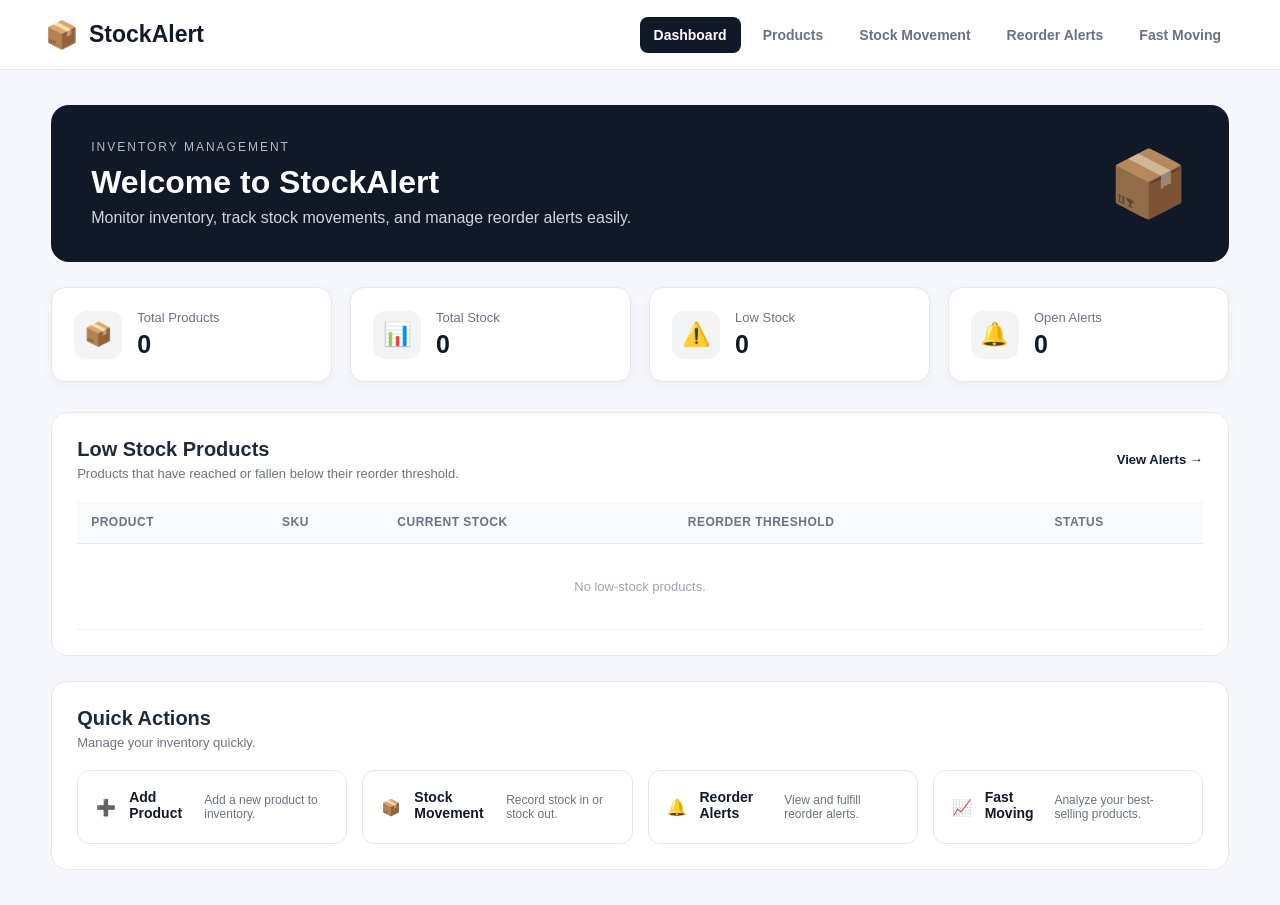
<file: src/main/resources/static/index.html>
<!DOCTYPE html>
<html lang="en">

<head>
    <meta charset="UTF-8">
    <meta name="viewport" content="width=device-width, initial-scale=1.0">

    <title>StockAlert - Dashboard</title>

    <link rel="stylesheet" href="style.css">
</head>

<body>

<header class="topbar">

    <div class="logo">
        <span>📦</span>
        StockAlert
    </div>

    <nav>

        <a href="index.html" class="active">
            Dashboard
        </a>

        <a href="products.html">
            Products
        </a>

        <a href="stock.html">
            Stock Movement
        </a>

        <a href="alerts.html">
            Reorder Alerts
        </a>

        <a href="fast-moving.html">
            Fast Moving
        </a>

    </nav>

</header>


<main class="container">

    <!-- Welcome Section -->

    <section class="welcome">

        <div>

            <div class="small-title">
                INVENTORY MANAGEMENT
            </div>

            <h1>
                Welcome to StockAlert
            </h1>

            <p>
                Monitor inventory, track stock movements,
                and manage reorder alerts easily.
            </p>

        </div>

        <div class="dashboard-icon">
            📦
        </div>

    </section>


    <!-- Statistics -->

    <section class="stats">


        <!-- Total Products -->

        <div class="stat-card">

            <div class="stat-icon">
                📦
            </div>

            <div>

                <p>
                    Total Products
                </p>

                <h2 id="totalProducts">
                    0
                </h2>

            </div>

        </div>


        <!-- Total Stock -->

        <div class="stat-card">

            <div class="stat-icon">
                📊
            </div>

            <div>

                <p>
                    Total Stock
                </p>

                <h2 id="totalStock">
                    0
                </h2>

            </div>

        </div>


        <!-- Low Stock -->

        <div class="stat-card">

            <div class="stat-icon">
                ⚠️
            </div>

            <div>

                <p>
                    Low Stock
                </p>

                <h2 id="lowStockCount">
                    0
                </h2>

            </div>

        </div>


        <!-- Open Alerts -->

        <div class="stat-card">

            <div class="stat-icon">
                🔔
            </div>

            <div>

                <p>
                    Open Alerts
                </p>

                <h2 id="alertCount">
                    0
                </h2>

            </div>

        </div>

    </section>


    <!-- Low Stock Products -->

    <section class="section">

        <div class="section-header">

            <div>

                <h2>
                    Low Stock Products
                </h2>

                <p>
                    Products that have reached or fallen below
                    their reorder threshold.
                </p>

            </div>

            <a
                href="alerts.html"
                class="view-link">

                View Alerts →

            </a>

        </div>


        <div class="table-container">

            <table class="table">

                <thead>

                    <tr>

                        <th>
                            Product
                        </th>

                        <th>
                            SKU
                        </th>

                        <th>
                            Current Stock
                        </th>

                        <th>
                            Reorder Threshold
                        </th>

                        <th>
                            Status
                        </th>

                    </tr>

                </thead>


                <tbody id="lowStockTable">

                    <tr>

                        <td
                            colspan="5"
                            class="empty">

                            Loading...

                        </td>

                    </tr>

                </tbody>

            </table>

        </div>

    </section>


    <!-- Quick Actions -->

    <section class="section">

        <div class="section-header">

            <div>

                <h2>
                    Quick Actions
                </h2>

                <p>
                    Manage your inventory quickly.
                </p>

            </div>

        </div>


        <div class="quick-actions">


            <a
                href="products.html"
                class="action-card">

                <div>
                    ➕
                </div>

                <h3>
                    Add Product
                </h3>

                <p>
                    Add a new product to inventory.
                </p>

            </a>


            <a
                href="stock.html"
                class="action-card">

                <div>
                    📦
                </div>

                <h3>
                    Stock Movement
                </h3>

                <p>
                    Record stock in or stock out.
                </p>

            </a>


            <a
                href="alerts.html"
                class="action-card">

                <div>
                    🔔
                </div>

                <h3>
                    Reorder Alerts
                </h3>

                <p>
                    View and fulfill reorder alerts.
                </p>

            </a>


            <a
                href="fast-moving.html"
                class="action-card">

                <div>
                    📈
                </div>

                <h3>
                    Fast Moving
                </h3>

                <p>
                    Analyze your best-selling products.
                </p>

            </a>


        </div>

    </section>

</main>


<script src="script.js"></script>

</body>

</html>
</file>
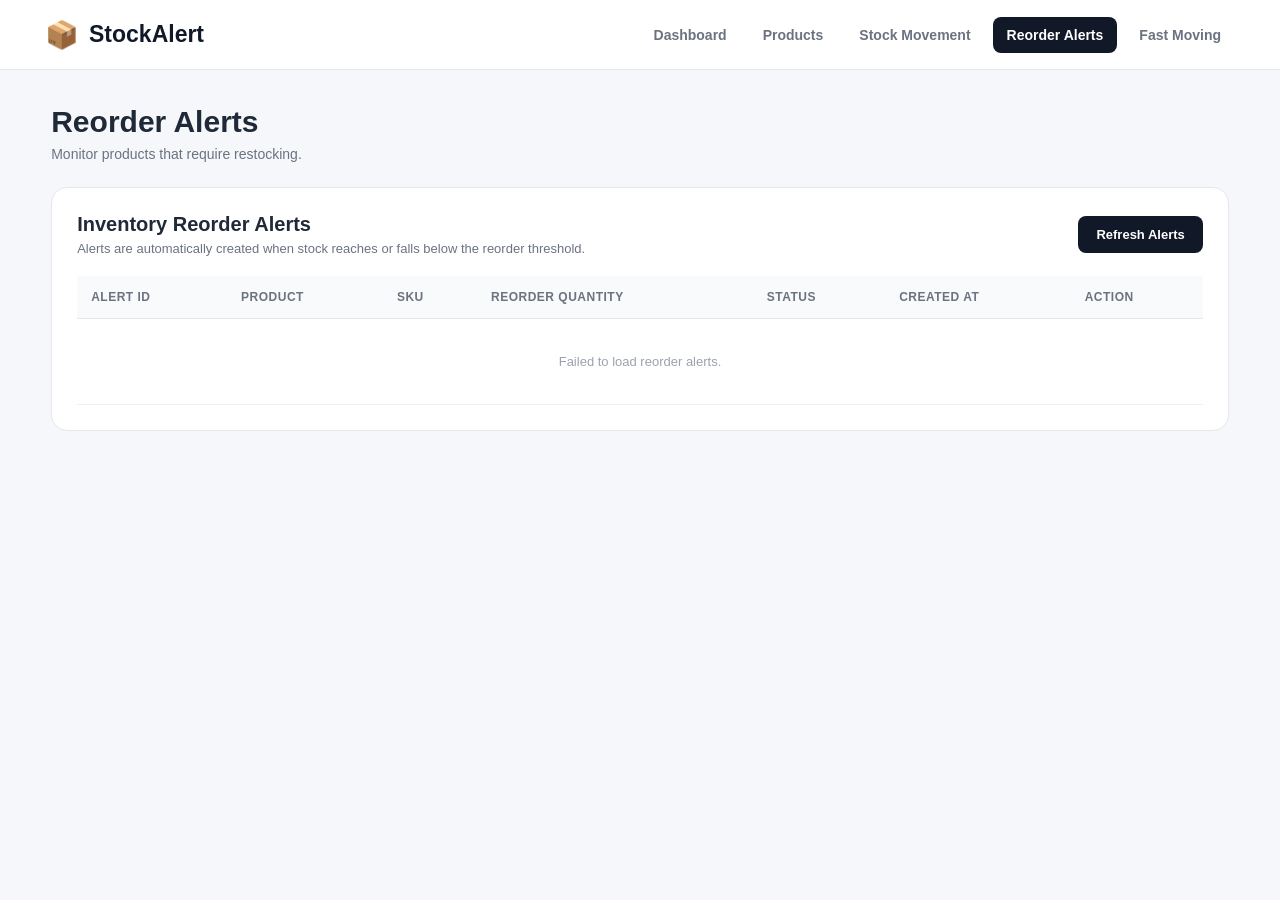
<file: src/main/resources/static/alerts.html>
<!DOCTYPE html>
<html lang="en">

<head>
    <meta charset="UTF-8">
    <meta name="viewport" content="width=device-width, initial-scale=1.0">

    <title>StockAlert - Reorder Alerts</title>

    <link rel="stylesheet" href="style.css">
</head>

<body>

<header class="topbar">

    <div class="logo">
        <span>📦</span>
        StockAlert
    </div>

    <nav>

        <a href="index.html">
            Dashboard
        </a>

        <a href="products.html">
            Products
        </a>

        <a href="stock.html">
            Stock Movement
        </a>

        <a href="alerts.html" class="active">
            Reorder Alerts
        </a>

        <a href="fast-moving.html">
            Fast Moving
        </a>

    </nav>

</header>


<main class="container">

    <section class="page-title">

        <h1>
            Reorder Alerts
        </h1>

        <p>
            Monitor products that require restocking.
        </p>

    </section>


    <section class="section">

        <div class="section-header">

            <div>

                <h2>
                    Inventory Reorder Alerts
                </h2>

                <p>
                    Alerts are automatically created when
                    stock reaches or falls below the reorder threshold.
                </p>

            </div>

            <button
                type="button"
                class="btn-primary"
                onclick="loadAlerts()">

                Refresh Alerts

            </button>

        </div>


        <div class="table-container">

            <table>

                <thead>

                    <tr>

                        <th>
                            Alert ID
                        </th>

                        <th>
                            Product
                        </th>

                        <th>
                            SKU
                        </th>

                        <th>
                            Reorder Quantity
                        </th>

                        <th>
                            Status
                        </th>

                        <th>
                            Created At
                        </th>

                        <th>
                            Action
                        </th>

                    </tr>

                </thead>


                <tbody id="alertsTable">

                    <tr>

                        <td
                            colspan="7"
                            class="empty">

                            Loading alerts...

                        </td>

                    </tr>

                </tbody>

            </table>

        </div>

    </section>

</main>


<script src="script.js"></script>

</body>

</html>
</file>
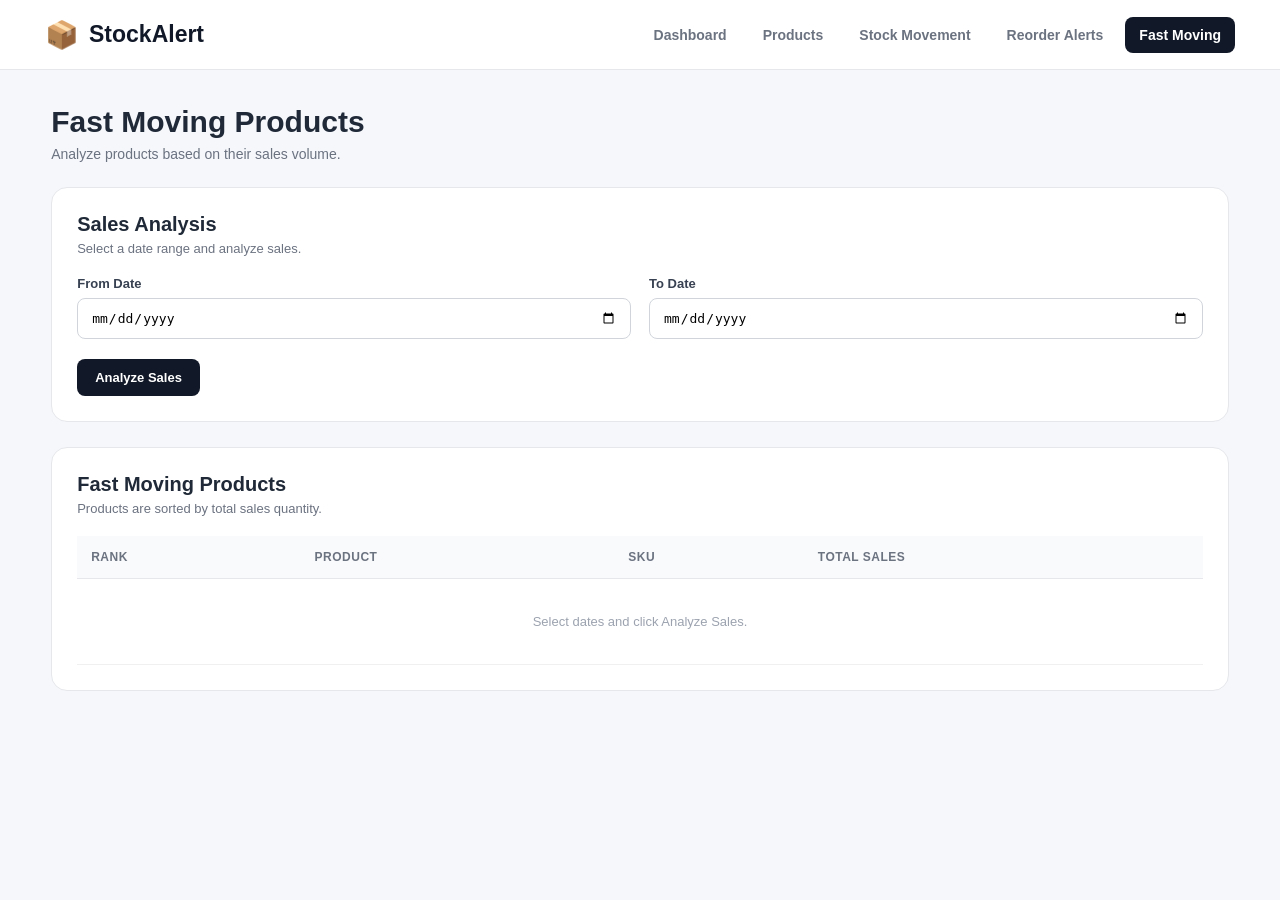
<file: src/main/resources/static/fast-moving.html>
<!DOCTYPE html>
<html lang="en">
<head>
    <meta charset="UTF-8">
    <meta name="viewport" content="width=device-width, initial-scale=1.0">

    <title>StockAlert - Fast Moving Products</title>

    <link rel="stylesheet" href="style.css">
</head>

<body>

<header class="topbar">

    <div class="logo">
        <span>📦</span>
        StockAlert
    </div>

    <nav>
        <a href="index.html">Dashboard</a>
        <a href="products.html">Products</a>
        <a href="stock.html">Stock Movement</a>
        <a href="alerts.html">Reorder Alerts</a>
        <a href="fast-moving.html" class="active">Fast Moving</a>
    </nav>

</header>


<main class="container">

    <section class="page-title">
        <h1>Fast Moving Products</h1>
        <p>
            Analyze products based on their sales volume.
        </p>
    </section>


    <section class="section">

        <div class="section-header">

            <div>
                <h2>Sales Analysis</h2>
                <p>
                    Select a date range and analyze sales.
                </p>
            </div>

        </div>


        <div class="form-grid">

            <div class="form-group">

                <label for="fromDate">
                    From Date
                </label>

                <input
                    type="date"
                    id="fromDate"
                    required>

            </div>


            <div class="form-group">

                <label for="toDate">
                    To Date
                </label>

                <input
                    type="date"
                    id="toDate"
                    required>

            </div>

        </div>


        <div class="form-actions">

            <button
                type="button"
                class="btn-primary"
                id="fastMovingButton">

                Analyze Sales

            </button>

        </div>

    </section>


    <section class="section">

        <div class="section-header">

            <div>
                <h2>Fast Moving Products</h2>

                <p>
                    Products are sorted by total sales quantity.
                </p>
            </div>

        </div>


        <div class="table-container">

            <table>

                <thead>

                    <tr>
                        <th>Rank</th>
                        <th>Product</th>
                        <th>SKU</th>
                        <th>Total Sales</th>
                    </tr>

                </thead>


                <tbody id="fastMovingTable">

                    <tr>
                        <td colspan="4" class="empty">
                            Select dates and click Analyze Sales.
                        </td>
                    </tr>

                </tbody>

            </table>

        </div>

    </section>

</main>


<script src="script.js"></script>

</body>
</html>
</file>
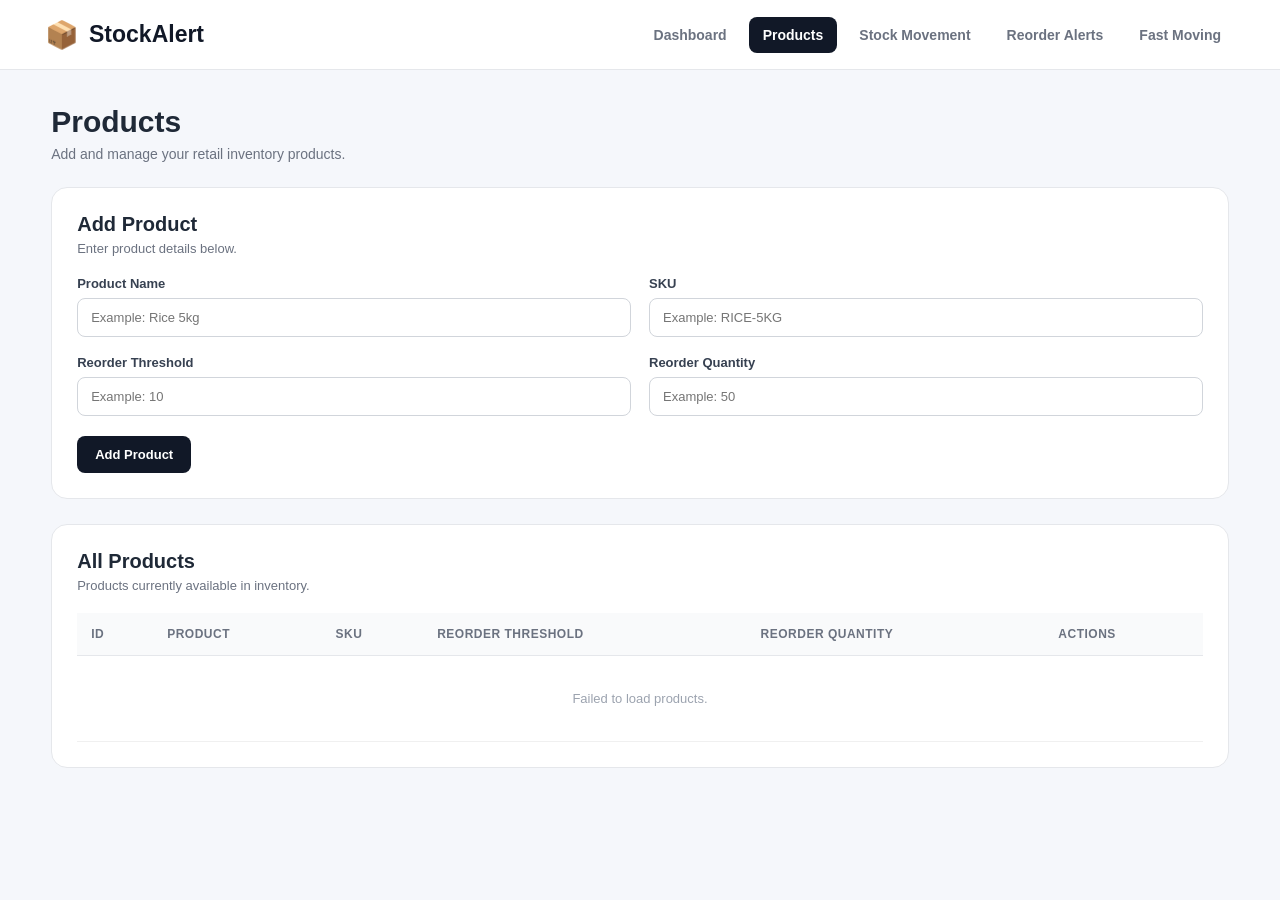
<file: src/main/resources/static/products.html>
<!DOCTYPE html>
<html lang="en">

<head>

    <meta charset="UTF-8">

    <meta name="viewport"
          content="width=device-width, initial-scale=1.0">

    <title>StockAlert - Products</title>

    <link rel="stylesheet"
          href="style.css">

</head>


<body>


<header class="topbar">

    <div class="logo">

        <span>📦</span>

        StockAlert

    </div>


    <nav>

        <a href="index.html">
            Dashboard
        </a>

        <a href="products.html"
           class="active">
            Products
        </a>

        <a href="stock.html">
            Stock Movement
        </a>

        <a href="alerts.html">
            Reorder Alerts
        </a>

        <a href="fast-moving.html">
            Fast Moving
        </a>

    </nav>

</header>



<main class="container">


    <!-- PAGE TITLE -->

    <section class="page-title">

        <h1>Products</h1>

        <p>
            Add and manage your retail inventory products.
        </p>

    </section>



    <!-- ADD PRODUCT FORM -->

    <section class="section">

        <div class="section-header">

            <div>

                <h2 id="formTitle">
                    Add Product
                </h2>

                <p>
                    Enter product details below.
                </p>

            </div>

        </div>


        <form id="productForm">


            <div class="form-grid">


                <div class="form-group">

                    <label>
                        Product Name
                    </label>

                    <input
                        type="text"
                        id="productName"
                        placeholder="Example: Rice 5kg"
                        required
                    >

                </div>



                <div class="form-group">

                    <label>
                        SKU
                    </label>

                    <input
                        type="text"
                        id="productSku"
                        placeholder="Example: RICE-5KG"
                        required
                    >

                </div>



                <div class="form-group">

                    <label>
                        Reorder Threshold
                    </label>

                    <input
                        type="number"
                        id="reorderThreshold"
                        placeholder="Example: 10"
                        min="0"
                        required
                    >

                </div>



                <div class="form-group">

                    <label>
                        Reorder Quantity
                    </label>

                    <input
                        type="number"
                        id="reorderQuantity"
                        placeholder="Example: 50"
                        min="1"
                        required
                    >

                </div>


            </div>



            <div class="form-actions">

                <button
                    type="submit"
                    class="btn-primary"
                    id="submitButton">

                    Add Product

                </button>


                <button
                    type="button"
                    class="btn-edit"
                    id="cancelButton"
                    onclick="cancelEdit()"
                    style="display:none;">

                    Cancel

                </button>

            </div>


        </form>

    </section>



    <!-- PRODUCT TABLE -->

    <section class="section">


        <div class="section-header">

            <div>

                <h2>
                    All Products
                </h2>

                <p>
                    Products currently available in inventory.
                </p>

            </div>

        </div>



        <div class="table-container">


            <table>


                <thead>

                    <tr>

                        <th>
                            ID
                        </th>

                        <th>
                            Product
                        </th>

                        <th>
                            SKU
                        </th>

                        <th>
                            Reorder Threshold
                        </th>

                        <th>
                            Reorder Quantity
                        </th>

                        <th>
                            Actions
                        </th>

                    </tr>

                </thead>



                <tbody id="productsTable">

                    <tr>

                        <td
                            colspan="6"
                            class="empty">

                            Loading products...

                        </td>

                    </tr>

                </tbody>


            </table>


        </div>


    </section>


</main>



<script src="script.js"></script>


<script>

    document.addEventListener(
        "DOMContentLoaded",
        function () {

            loadProducts();

            document
                .getElementById("productForm")
                .addEventListener(
                    "submit",
                    saveProduct
                );

        }
    );

</script>


</body>

</html>
</file>
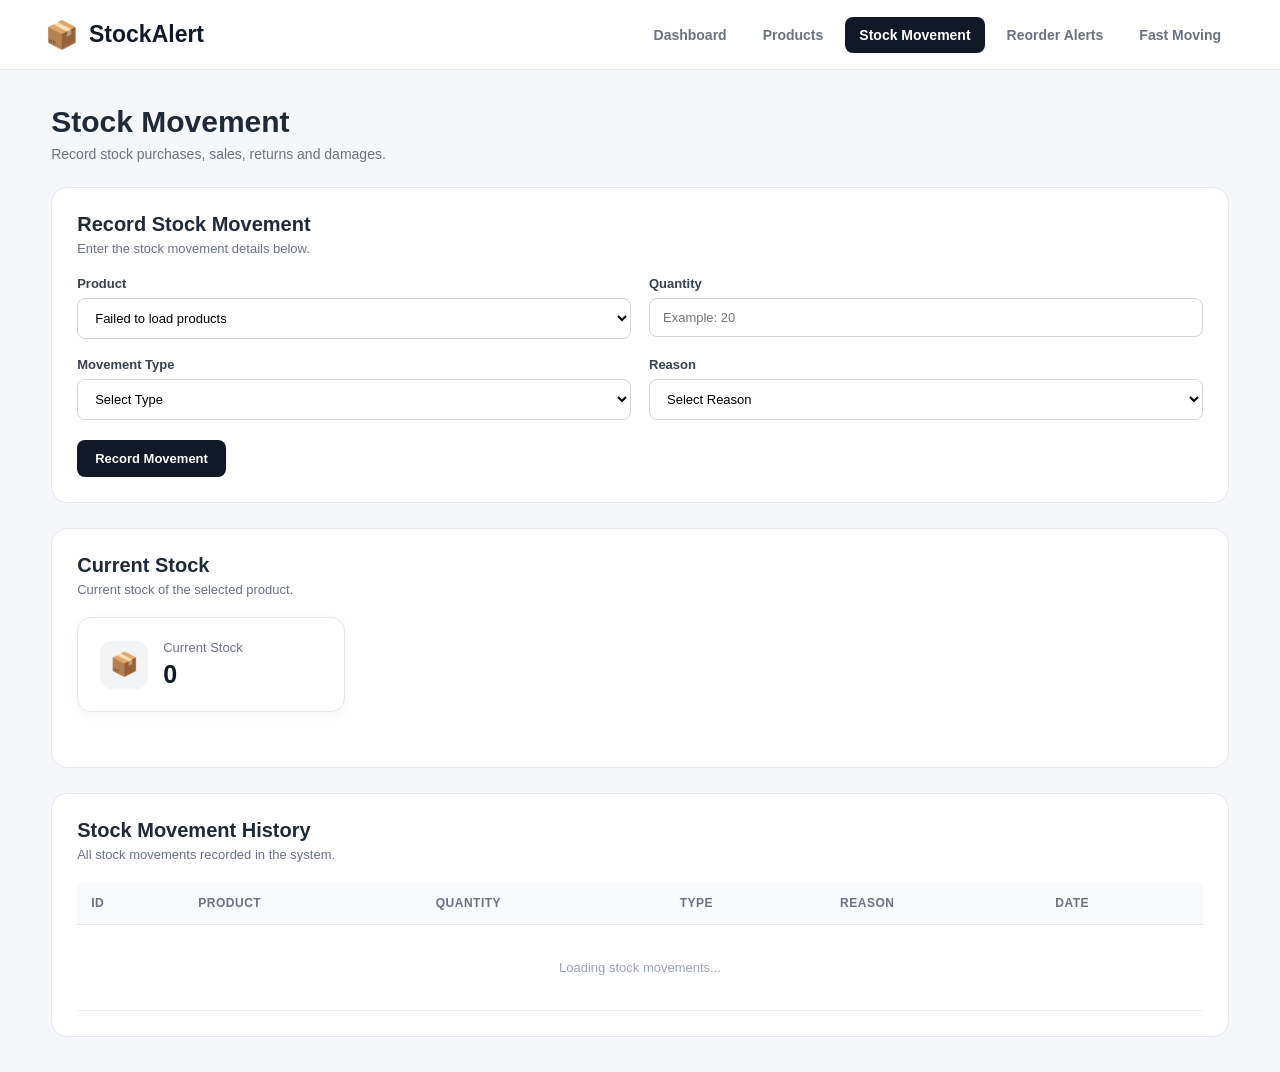
<file: src/main/resources/static/stock.html>
<!DOCTYPE html>
<html lang="en">
<head>
    <meta charset="UTF-8">
    <meta name="viewport" content="width=device-width, initial-scale=1.0">

    <title>StockAlert - Stock Movement</title>

    <link rel="stylesheet" href="style.css">
</head>

<body>

<header class="topbar">

    <div class="logo">
        <span>📦</span>
        StockAlert
    </div>

    <nav>
        <a href="index.html">Dashboard</a>
        <a href="products.html">Products</a>
        <a href="stock.html" class="active">Stock Movement</a>
        <a href="alerts.html">Reorder Alerts</a>
        <a href="fast-moving.html">Fast Moving</a>
    </nav>

</header>


<main class="container">

    <section class="page-title">
        <h1>Stock Movement</h1>
        <p>Record stock purchases, sales, returns and damages.</p>
    </section>


    <!-- STOCK FORM -->

    <section class="section">

        <div class="section-header">

            <div>
                <h2>Record Stock Movement</h2>
                <p>Enter the stock movement details below.</p>
            </div>

        </div>


        <form id="stockForm">

            <div class="form-grid">

                <div class="form-group">

                    <label>Product</label>

                    <select id="stockProduct" required>

                        <option value="">
                            Select Product
                        </option>

                    </select>

                </div>


                <div class="form-group">

                    <label>Quantity</label>

                    <input
                        type="number"
                        id="stockQuantity"
                        min="1"
                        placeholder="Example: 20"
                        required
                    >

                </div>


                <div class="form-group">

                    <label>Movement Type</label>

                    <select id="movementType" required>

                        <option value="">
                            Select Type
                        </option>

                        <option value="IN">
                            IN - Stock Added
                        </option>

                        <option value="OUT">
                            OUT - Stock Removed
                        </option>

                    </select>

                </div>


                <div class="form-group">

                    <label>Reason</label>

                    <select id="movementReason" required>

                        <option value="">
                            Select Reason
                        </option>

                        <option value="PURCHASE">
                            Purchase
                        </option>

                        <option value="SALE">
                            Sale
                        </option>

                        <option value="RETURN">
                            Return
                        </option>

                        <option value="DAMAGE">
                            Damage
                        </option>

                    </select>

                </div>

            </div>


            <div class="form-actions">

                <button
                    type="submit"
                    class="btn-primary">
                    Record Movement
                </button>

            </div>

        </form>

    </section>


    <!-- CURRENT STOCK -->

    <section class="section">

        <div class="section-header">

            <div>
                <h2>Current Stock</h2>
                <p>Current stock of the selected product.</p>
            </div>

        </div>


        <div class="stats">

            <div class="stat-card">

                <div class="stat-icon">
                    📦
                </div>

                <div>

                    <p>Current Stock</p>

                    <h2 id="currentStock">
                        0
                    </h2>

                </div>

            </div>

        </div>

    </section>


    <!-- MOVEMENT HISTORY -->

    <section class="section">

        <div class="section-header">

            <div>
                <h2>Stock Movement History</h2>
                <p>All stock movements recorded in the system.</p>
            </div>

        </div>


        <div class="table-container">

            <table>

                <thead>

                    <tr>
                        <th>ID</th>
                        <th>Product</th>
                        <th>Quantity</th>
                        <th>Type</th>
                        <th>Reason</th>
                        <th>Date</th>
                    </tr>

                </thead>


                <tbody id="stockMovementsTable">

                    <tr>
                        <td colspan="6" class="empty">
                            Loading stock movements...
                        </td>
                    </tr>

                </tbody>

            </table>

        </div>

    </section>

</main>


<script src="script.js"></script>

</body>
</html>
</file>
<file: src/main/resources/static/style.css>
* {
    margin: 0;
    padding: 0;
    box-sizing: border-box;
}

body {
    font-family: Arial, Helvetica, sans-serif;
    background: #f5f7fb;
    color: #1f2937;
}

/* =========================
   TOP NAVIGATION
========================= */

.topbar {
    height: 70px;
    background: #ffffff;
    border-bottom: 1px solid #e5e7eb;

    display: flex;
    align-items: center;
    justify-content: space-between;

    padding: 0 45px;

    position: sticky;
    top: 0;
    z-index: 100;
}

.logo {
    font-size: 23px;
    font-weight: 700;
    color: #111827;

    display: flex;
    align-items: center;
    gap: 10px;
}

.logo span {
    font-size: 27px;
}

nav {
    display: flex;
    align-items: center;
    gap: 8px;
}

nav a {
    text-decoration: none;
    color: #6b7280;

    padding: 10px 14px;

    border-radius: 8px;

    font-size: 14px;
    font-weight: 600;

    transition: 0.2s;
}

nav a:hover {
    background: #f3f4f6;
    color: #111827;
}

nav a.active {
    background: #111827;
    color: white;
}


/* =========================
   MAIN CONTAINER
========================= */

.container {
    width: 92%;
    max-width: 1250px;

    margin: 35px auto;
}


/* =========================
   WELCOME
========================= */

.welcome {
    background: #111827;
    color: white;

    border-radius: 18px;

    padding: 35px 40px;

    display: flex;
    align-items: center;
    justify-content: space-between;

    margin-bottom: 25px;
}

.small-title {
    font-size: 12px;
    letter-spacing: 2px;
    opacity: 0.7;

    margin-bottom: 10px;
}

.welcome h1 {
    font-size: 32px;
    margin-bottom: 8px;
}

.welcome p {
    color: #d1d5db;
}

.dashboard-icon {
    font-size: 65px;
    opacity: 0.8;
}


/* =========================
   STAT CARDS
========================= */

.stats {
    display: grid;

    grid-template-columns:
        repeat(4, 1fr);

    gap: 18px;

    margin-bottom: 30px;
}

.stat-card {
    background: white;

    border: 1px solid #e5e7eb;

    border-radius: 14px;

    padding: 22px;

    display: flex;
    align-items: center;

    gap: 15px;

    box-shadow:
        0 3px 12px rgba(0, 0, 0, 0.04);
}

.stat-icon {
    width: 48px;
    height: 48px;

    border-radius: 12px;

    background: #f3f4f6;

    display: flex;
    align-items: center;
    justify-content: center;

    font-size: 23px;
}

.stat-card p {
    color: #6b7280;
    font-size: 13px;

    margin-bottom: 5px;
}

.stat-card h2 {
    font-size: 25px;
    color: #111827;
}


/* =========================
   SECTIONS
========================= */

.section {
    background: white;

    border: 1px solid #e5e7eb;

    border-radius: 16px;

    padding: 25px;

    margin-bottom: 25px;
}

.section-header {
    display: flex;
    align-items: center;
    justify-content: space-between;

    margin-bottom: 20px;
}

.section-header h2 {
    font-size: 20px;
    margin-bottom: 5px;
}

.section-header p {
    color: #6b7280;
    font-size: 13px;
}

.view-link {
    color: #111827;
    text-decoration: none;

    font-size: 13px;
    font-weight: 600;
}


/* =========================
   QUICK ACTIONS
========================= */

.quick-actions {
    display: grid;

    grid-template-columns:
        repeat(4, 1fr);

    gap: 15px;
}

.action-card {
    text-decoration: none;

    color: #111827;

    border: 1px solid #e5e7eb;

    border-radius: 12px;

    padding: 18px;

    display: flex;

    gap: 13px;

    align-items: center;

    transition: 0.2s;
}

.action-card:hover {
    border-color: #9ca3af;

    transform: translateY(-2px);

    box-shadow:
        0 5px 15px rgba(0, 0, 0, 0.06);
}

.action-card > span {
    font-size: 25px;
}

.action-card h3 {
    font-size: 14px;

    margin-bottom: 4px;
}

.action-card p {
    color: #6b7280;

    font-size: 12px;
}


/* =========================
   TABLE
========================= */

.table-container {
    width: 100%;

    overflow-x: auto;
}

table {
    width: 100%;

    border-collapse: collapse;
}

thead {
    background: #f9fafb;
}

th {
    text-align: left;

    padding: 14px;

    font-size: 12px;

    color: #6b7280;

    text-transform: uppercase;

    letter-spacing: 0.5px;

    border-bottom: 1px solid #e5e7eb;
}

td {
    padding: 15px 14px;

    border-bottom: 1px solid #f0f0f0;

    font-size: 13px;
}

tbody tr:hover {
    background: #fafafa;
}


/* =========================
   STATUS
========================= */

.status {
    display: inline-block;

    padding: 5px 10px;

    border-radius: 20px;

    font-size: 11px;

    font-weight: 600;
}

.status-low {
    background: #fee2e2;

    color: #b91c1c;
}

.status-good {
    background: #dcfce7;

    color: #15803d;
}

.status-open {
    background: #fef3c7;

    color: #92400e;
}

.status-fulfilled {
    background: #dcfce7;

    color: #15803d;
}


/* =========================
   EMPTY MESSAGE
========================= */

.empty {
    text-align: center;

    padding: 35px;

    color: #9ca3af;
}


/* =========================
   FORMS
========================= */

.form-grid {
    display: grid;

    grid-template-columns:
        repeat(2, 1fr);

    gap: 18px;
}

.form-group {
    display: flex;

    flex-direction: column;

    gap: 7px;
}

.form-group label {
    font-size: 13px;

    font-weight: 600;

    color: #374151;
}

.form-group input,
.form-group select {
    width: 100%;

    padding: 11px 13px;

    border: 1px solid #d1d5db;

    border-radius: 8px;

    outline: none;

    font-size: 13px;

    background: white;
}

.form-group input:focus,
.form-group select:focus {
    border-color: #111827;

    box-shadow:
        0 0 0 2px rgba(17, 24, 39, 0.08);
}


/* =========================
   BUTTONS
========================= */

button {
    border: none;

    cursor: pointer;

    border-radius: 8px;

    padding: 11px 18px;

    font-size: 13px;

    font-weight: 600;

    transition: 0.2s;
}

.btn-primary {
    background: #111827;

    color: white;
}

.btn-primary:hover {
    background: #000000;
}

.btn-edit {
    background: #f3f4f6;

    color: #111827;

    margin-right: 5px;
}

.btn-delete {
    background: #fee2e2;

    color: #b91c1c;
}

.btn-success {
    background: #166534;

    color: white;
}


/* =========================
   FORM BUTTON AREA
========================= */

.form-actions {
    margin-top: 20px;

    display: flex;

    gap: 10px;
}


/* =========================
   PAGE TITLE
========================= */

.page-title {
    margin-bottom: 25px;
}

.page-title h1 {
    font-size: 30px;

    margin-bottom: 7px;
}

.page-title p {
    color: #6b7280;

    font-size: 14px;
}


/* =========================
   ALERT CARD
========================= */

.alert-card {
    border: 1px solid #e5e7eb;

    border-left: 5px solid #dc2626;

    border-radius: 10px;

    padding: 18px;

    margin-bottom: 12px;

    display: flex;

    align-items: center;

    justify-content: space-between;
}

.alert-card h3 {
    font-size: 15px;

    margin-bottom: 5px;
}

.alert-card p {
    color: #6b7280;

    font-size: 12px;
}


/* =========================
   RESPONSIVE
========================= */

@media (max-width: 900px) {

    .topbar {
        padding: 0 20px;
    }

    nav {
        gap: 2px;
    }

    nav a {
        padding: 8px;
        font-size: 12px;
    }

    .stats {
        grid-template-columns:
            repeat(2, 1fr);
    }

    .quick-actions {
        grid-template-columns:
            repeat(2, 1fr);
    }
}


@media (max-width: 600px) {

    .topbar {
        height: auto;

        padding: 15px;

        flex-direction: column;

        gap: 12px;
    }

    nav {
        flex-wrap: wrap;

        justify-content: center;
    }

    .container {
        width: 94%;
    }

    .welcome {
        padding: 25px;

        flex-direction: column;

        align-items: flex-start;

        gap: 20px;
    }

    .welcome h1 {
        font-size: 25px;
    }

    .stats {
        grid-template-columns: 1fr;
    }

    .quick-actions {
        grid-template-columns: 1fr;
    }

    .form-grid {
        grid-template-columns: 1fr;
    }
}
</file>
